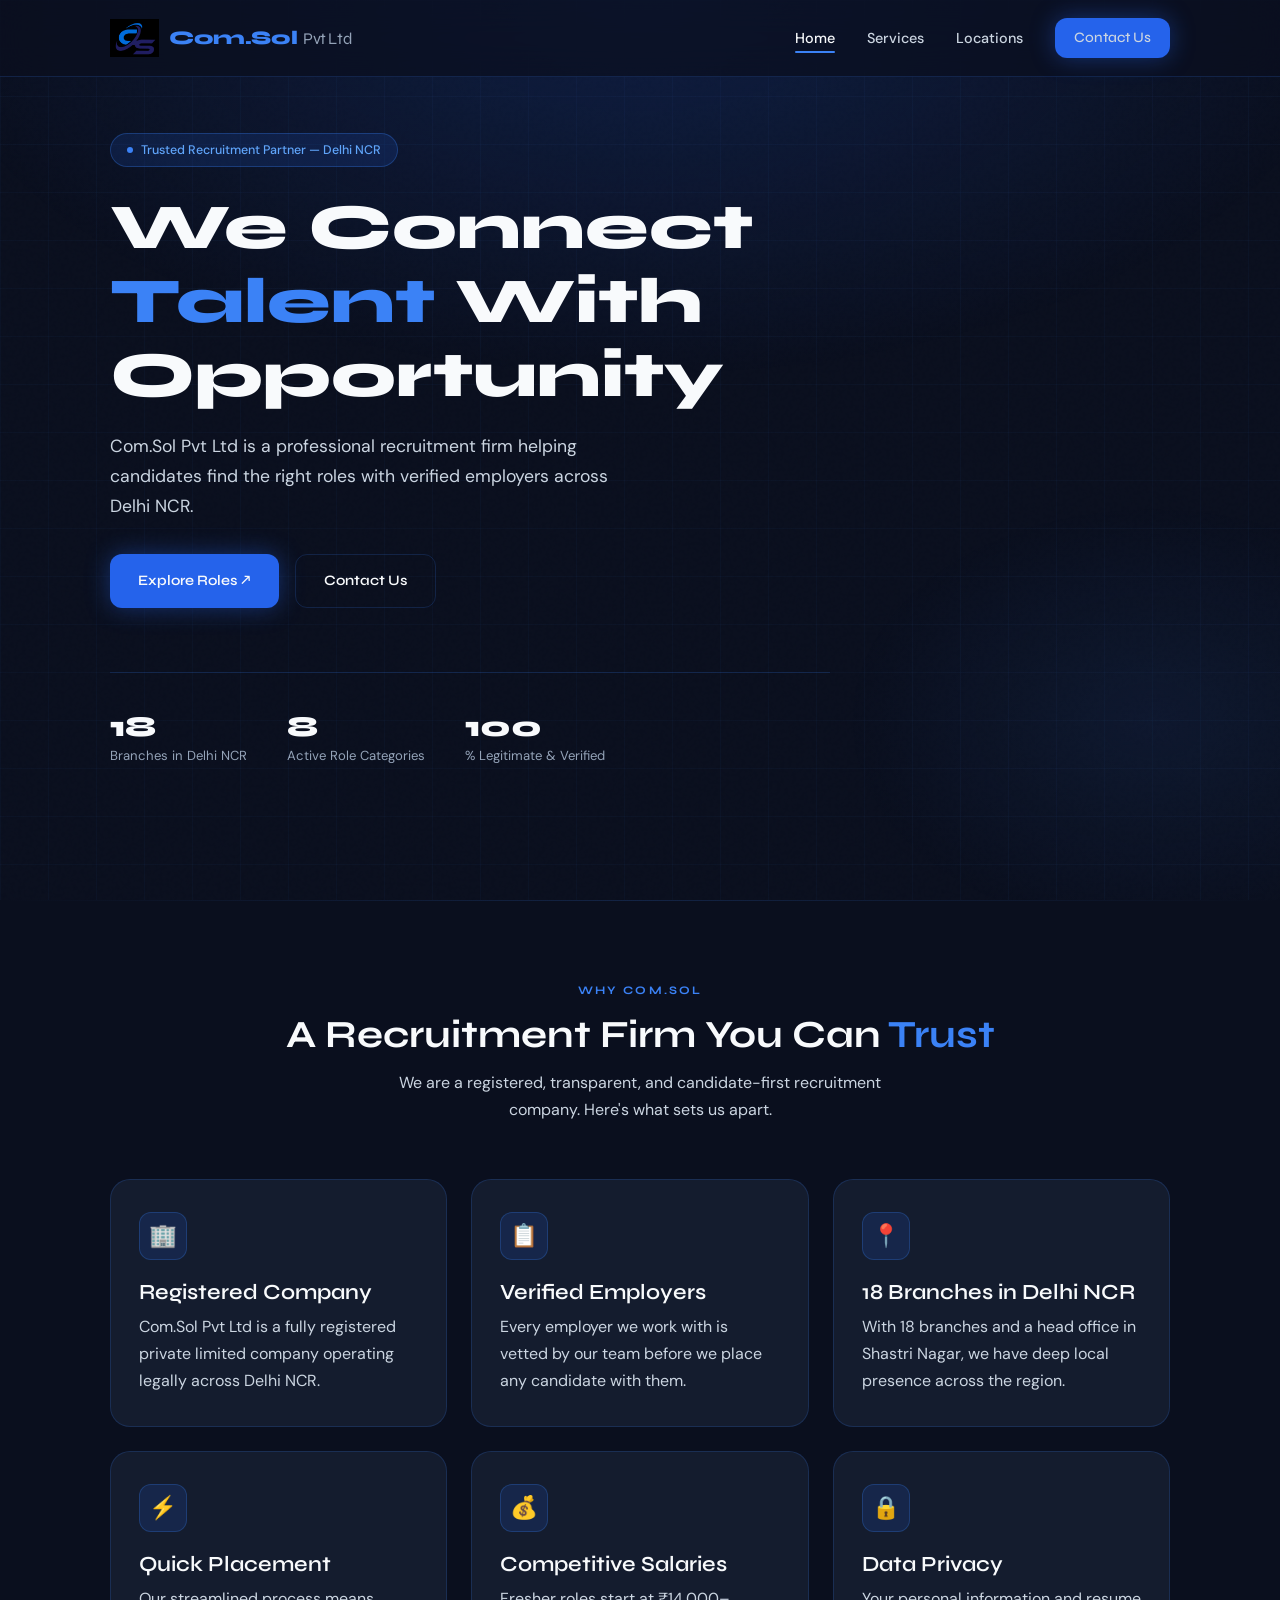
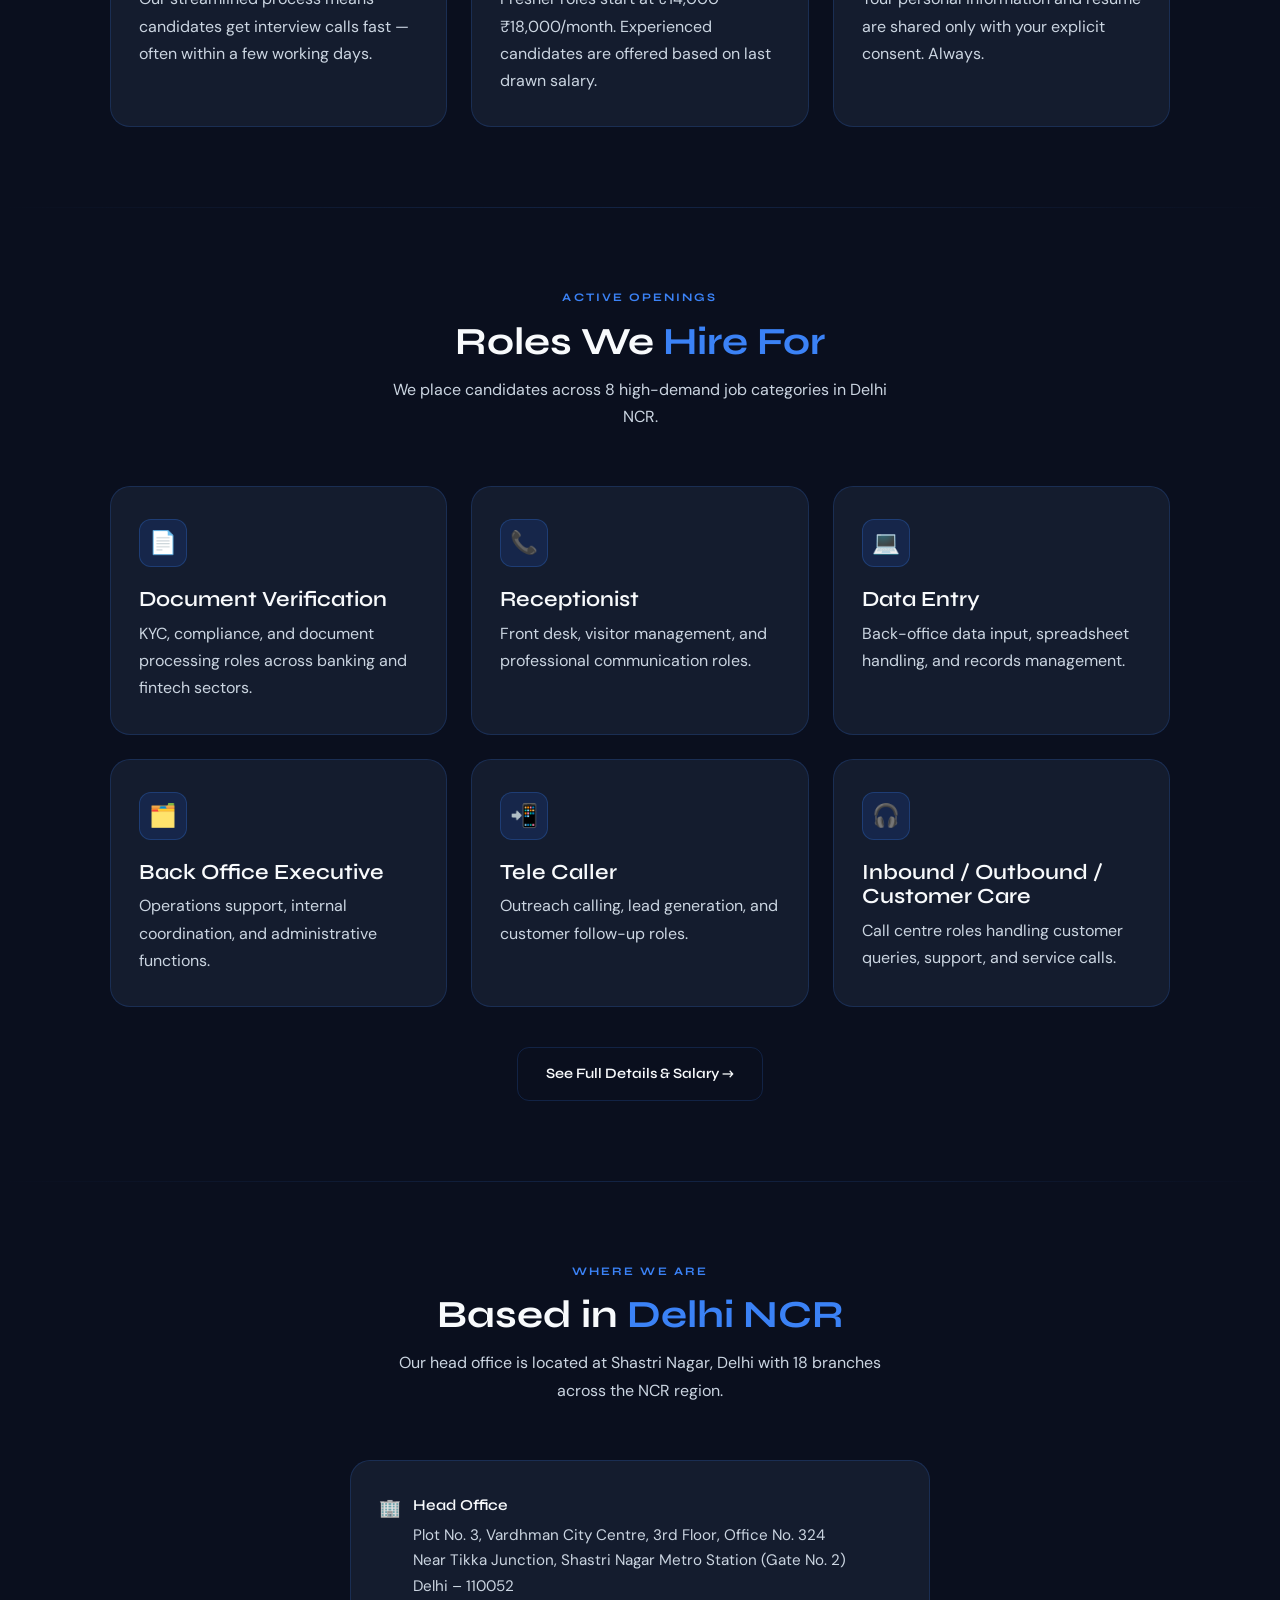
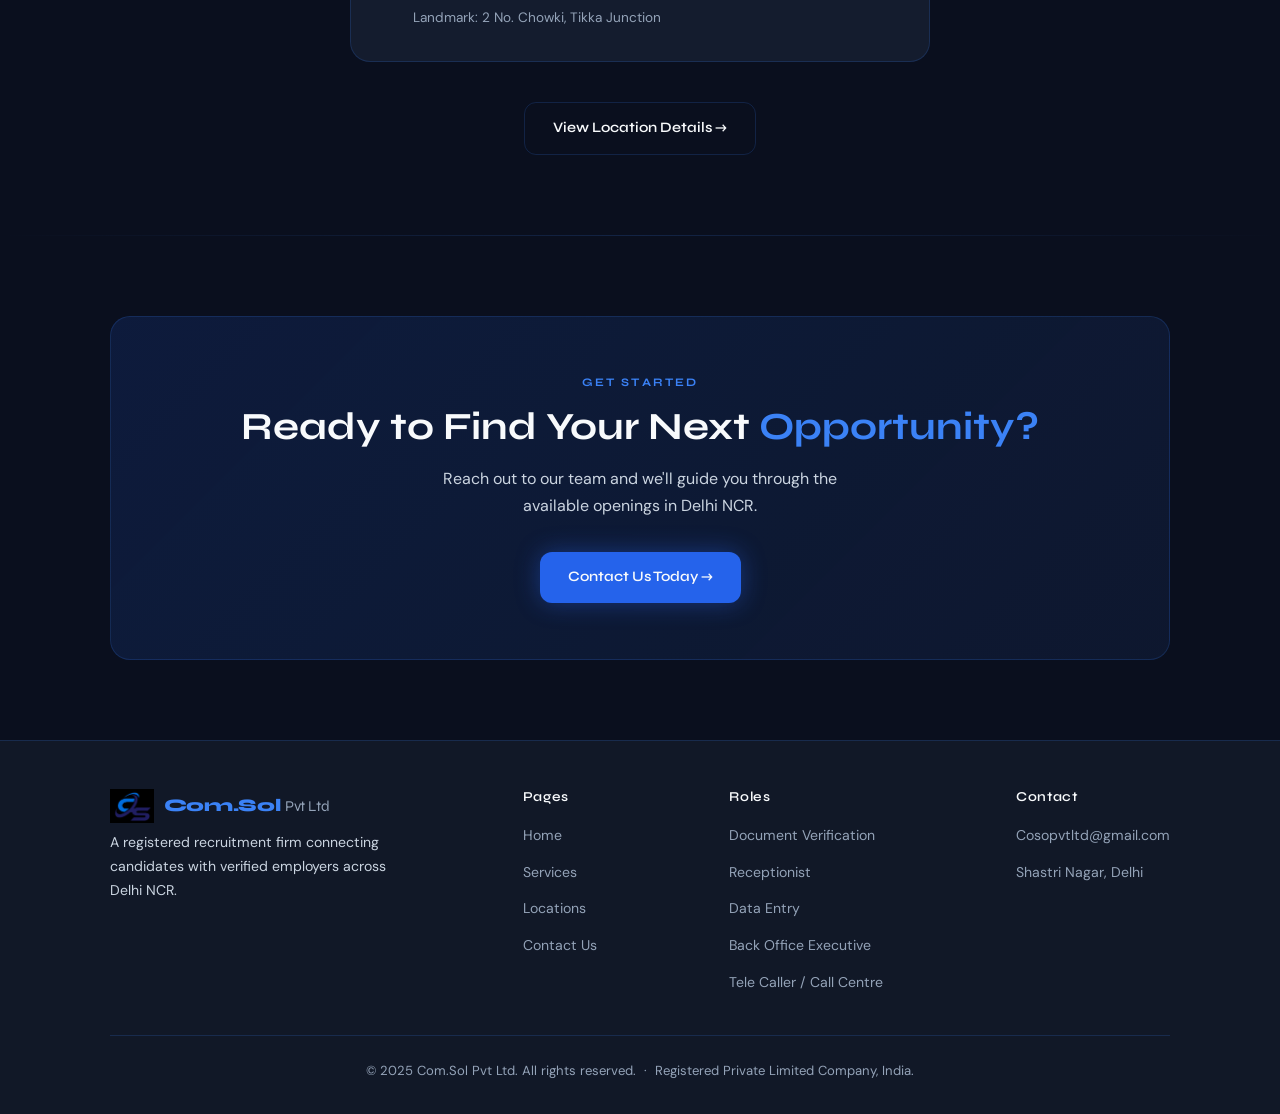
<file: index.html>
<!DOCTYPE html>
<html lang="en">
<head>
  <meta charset="UTF-8" />
  <meta name="viewport" content="width=device-width, initial-scale=1.0" />
  <meta name="description" content="Com.Sol Pvt Ltd — A trusted recruitment partner connecting candidates with opportunities across Delhi NCR." />
  <title>Com.Sol Pvt Ltd | Recruitment Solutions</title>
  <link rel="icon" type="image/x-icon" href="favicon.ico" />
<link rel="stylesheet" href="css/style.css" />
</head>
<body>

  <!-- ── Navbar ─────────────────────────────────────────────── -->
  <header class="navbar">
    <div class="container nav-inner">
      <a href="index.html" class="nav-logo" style="display:flex;align-items:center;gap:0.6rem;"><img src="logo.png" alt="Com.Sol Pvt Ltd" style="height:38px;width:auto;object-fit:contain;"><span>Com<span style="color:var(--blue-bright);">.</span>Sol <span style="font-weight:300;font-size:0.85em;color:var(--grey);">Pvt Ltd</span></span></a>
      <nav class="nav-links">
        <a href="index.html">Home</a>
        <a href="services.html">Services</a>
        <a href="locations/">Locations</a>
        <a href="#" data-contact class="btn btn-primary" style="padding:0.5rem 1.2rem;">Contact Us</a>
      </nav>
      <button class="hamburger" aria-label="Open menu">
        <span></span><span></span><span></span>
      </button>
    </div>
  </header>

  <!-- Mobile drawer -->
  <nav class="nav-drawer">
    <a href="index.html">Home</a>
    <a href="services.html">Services</a>
    <a href="locations/">Locations</a>
    <a href="#" data-contact>Contact Us</a>
  </nav>

  <!-- ── Hero ───────────────────────────────────────────────── -->
  <section class="hero">
    <div class="hero-bg"></div>
    <div class="hero-grid"></div>
    <div class="container">
      <div class="hero-content">
        <div class="hero-badge">
          <span class="dot"></span>
          Trusted Recruitment Partner — Delhi NCR
        </div>
        <h1>We Connect <span class="accent">Talent</span> With Opportunity</h1>
        <p>Com.Sol Pvt Ltd is a professional recruitment firm helping candidates find the right roles with verified employers across Delhi NCR.</p>
        <div class="hero-cta">
          <a href="services.html" class="btn btn-primary">Explore Roles ↗</a>
          <a href="#" data-contact class="btn btn-outline">Contact Us</a>
        </div>

        <div class="stats-bar">
          <div class="stat-item">
            <div class="stat-num" data-count="18">0</div>
            <div class="stat-label">Branches in Delhi NCR</div>
          </div>
          <div class="stat-item">
            <div class="stat-num" data-count="8">0</div>
            <div class="stat-label">Active Role Categories</div>
          </div>
          <div class="stat-item">
            <div class="stat-num" data-count="100">0</div>
            <div class="stat-label">% Legitimate &amp; Verified</div>
          </div>
        </div>
      </div>
    </div>
  </section>

  <div class="divider"></div>

  <!-- ── Why Trust Us ───────────────────────────────────────── -->
  <section>
    <div class="container">
      <div class="section-title reveal">
        <span class="section-label">Why Com.Sol</span>
        <h2>A Recruitment Firm You Can <span class="accent">Trust</span></h2>
        <p>We are a registered, transparent, and candidate-first recruitment company. Here's what sets us apart.</p>
      </div>

      <div class="grid-3 stagger-children">
        <div class="card reveal">
          <div class="card-icon">🏢</div>
          <h3>Registered Company</h3>
          <p>Com.Sol Pvt Ltd is a fully registered private limited company operating legally across Delhi NCR.</p>
        </div>
        <div class="card reveal">
          <div class="card-icon">📋</div>
          <h3>Verified Employers</h3>
          <p>Every employer we work with is vetted by our team before we place any candidate with them.</p>
        </div>
        <div class="card reveal">
          <div class="card-icon">📍</div>
          <h3>18 Branches in Delhi NCR</h3>
          <p>With 18 branches and a head office in Shastri Nagar, we have deep local presence across the region.</p>
        </div>
        <div class="card reveal">
          <div class="card-icon">⚡</div>
          <h3>Quick Placement</h3>
          <p>Our streamlined process means candidates get interview calls fast — often within a few working days.</p>
        </div>
        <div class="card reveal">
          <div class="card-icon">💰</div>
          <h3>Competitive Salaries</h3>
          <p>Fresher roles start at ₹14,000–₹18,000/month. Experienced candidates are offered based on last drawn salary.</p>
        </div>
        <div class="card reveal">
          <div class="card-icon">🔒</div>
          <h3>Data Privacy</h3>
          <p>Your personal information and resume are shared only with your explicit consent. Always.</p>
        </div>
      </div>
    </div>
  </section>

  <div class="divider"></div>

  <!-- ── Roles preview ──────────────────────────────────────── -->
  <section>
    <div class="container">
      <div class="section-title reveal">
        <span class="section-label">Active Openings</span>
        <h2>Roles We <span class="accent">Hire For</span></h2>
        <p>We place candidates across 8 high-demand job categories in Delhi NCR.</p>
      </div>

      <div class="grid-3 stagger-children" style="margin-bottom:2.5rem;">
        <div class="card reveal">
          <div class="card-icon">📄</div>
          <h3>Document Verification</h3>
          <p>KYC, compliance, and document processing roles across banking and fintech sectors.</p>
        </div>
        <div class="card reveal">
          <div class="card-icon">📞</div>
          <h3>Receptionist</h3>
          <p>Front desk, visitor management, and professional communication roles.</p>
        </div>
        <div class="card reveal">
          <div class="card-icon">💻</div>
          <h3>Data Entry</h3>
          <p>Back-office data input, spreadsheet handling, and records management.</p>
        </div>
        <div class="card reveal">
          <div class="card-icon">🗂️</div>
          <h3>Back Office Executive</h3>
          <p>Operations support, internal coordination, and administrative functions.</p>
        </div>
        <div class="card reveal">
          <div class="card-icon">📲</div>
          <h3>Tele Caller</h3>
          <p>Outreach calling, lead generation, and customer follow-up roles.</p>
        </div>
        <div class="card reveal">
          <div class="card-icon">🎧</div>
          <h3>Inbound / Outbound / Customer Care</h3>
          <p>Call centre roles handling customer queries, support, and service calls.</p>
        </div>
      </div>

      <div style="text-align:center;" class="reveal">
        <a href="services.html" class="btn btn-outline">See Full Details &amp; Salary →</a>
      </div>
    </div>
  </section>

  <div class="divider"></div>

  <!-- ── Location preview ───────────────────────────────────── -->
  <section>
    <div class="container">
      <div class="section-title reveal">
        <span class="section-label">Where We Are</span>
        <h2>Based in <span class="accent">Delhi NCR</span></h2>
        <p>Our head office is located at Shastri Nagar, Delhi with 18 branches across the NCR region.</p>
      </div>

      <div class="card reveal" style="max-width:580px;margin:0 auto 2.5rem;">
        <div class="address-line">
          <span>🏢</span>
          <div>
            <div style="font-family:var(--font-head);font-weight:600;color:var(--white);margin-bottom:0.25rem;">Head Office</div>
            <div>Plot No. 3, Vardhman City Centre, 3rd Floor, Office No. 324</div>
            <div>Near Tikka Junction, Shastri Nagar Metro Station (Gate No. 2)</div>
            <div>Delhi – 110052</div>
            <div style="margin-top:0.35rem;font-size:0.85rem;color:var(--grey);">Landmark: 2 No. Chowki, Tikka Junction</div>
          </div>
        </div>
      </div>

      <div style="text-align:center;" class="reveal">
        <a href="locations/" class="btn btn-outline">View Location Details →</a>
      </div>
    </div>
  </section>

  <div class="divider"></div>

  <!-- ── CTA banner ─────────────────────────────────────────── -->
  <section>
    <div class="container">
      <div class="card reveal" style="text-align:center;padding:3.5rem 2rem;background:linear-gradient(135deg,rgba(37,99,235,0.15),rgba(59,130,246,0.08));">
        <span class="section-label" style="display:block;text-align:center;">Get Started</span>
        <h2 style="margin-bottom:1rem;">Ready to Find Your Next <span class="accent">Opportunity?</span></h2>
        <p style="max-width:460px;margin:0 auto 2rem;">Reach out to our team and we'll guide you through the available openings in Delhi NCR.</p>
        <a href="#" data-contact class="btn btn-primary">Contact Us Today →</a>
      </div>
    </div>
  </section>

  <!-- ── Footer ─────────────────────────────────────────────── -->
  <footer>
    <div class="container">
      <div class="footer-inner">
        <div class="footer-brand">
          <div class="nav-logo" style="display:flex;align-items:center;gap:0.6rem;"><img src="logo.png" alt="Com.Sol Pvt Ltd" style="height:34px;width:auto;object-fit:contain;"><span>Com<span style="color:var(--blue-bright);">.</span>Sol <span style="font-weight:300;font-size:0.85em;color:var(--grey);">Pvt Ltd</span></span></div>
          <p>A registered recruitment firm connecting candidates with verified employers across Delhi NCR.</p>
        </div>
        <div class="footer-links">
          <h4>Pages</h4>
          <ul>
            <li><a href="index.html">Home</a></li>
            <li><a href="services.html">Services</a></li>
            <li><a href="locations/">Locations</a></li>
            <li><a href="#" data-contact>Contact Us</a></li>
          </ul>
        </div>
        <div class="footer-links">
          <h4>Roles</h4>
          <ul>
            <li><a href="services.html">Document Verification</a></li>
            <li><a href="services.html">Receptionist</a></li>
            <li><a href="services.html">Data Entry</a></li>
            <li><a href="services.html">Back Office Executive</a></li>
            <li><a href="services.html">Tele Caller / Call Centre</a></li>
          </ul>
        </div>
        <div class="footer-links">
          <h4>Contact</h4>
          <ul>
            <li><a href="#" data-contact>Cosopvtltd@gmail.com</a></li>
            <li><a href="locations/">Shastri Nagar, Delhi</a></li>
          </ul>
        </div>
      </div>
      <div class="footer-bottom">
        © 2025 Com.Sol Pvt Ltd. All rights reserved. &nbsp;·&nbsp; Registered Private Limited Company, India.
      </div>
    </div>
  </footer>

  <script src="js/main.js"></script>
</body>
</html>
</file>
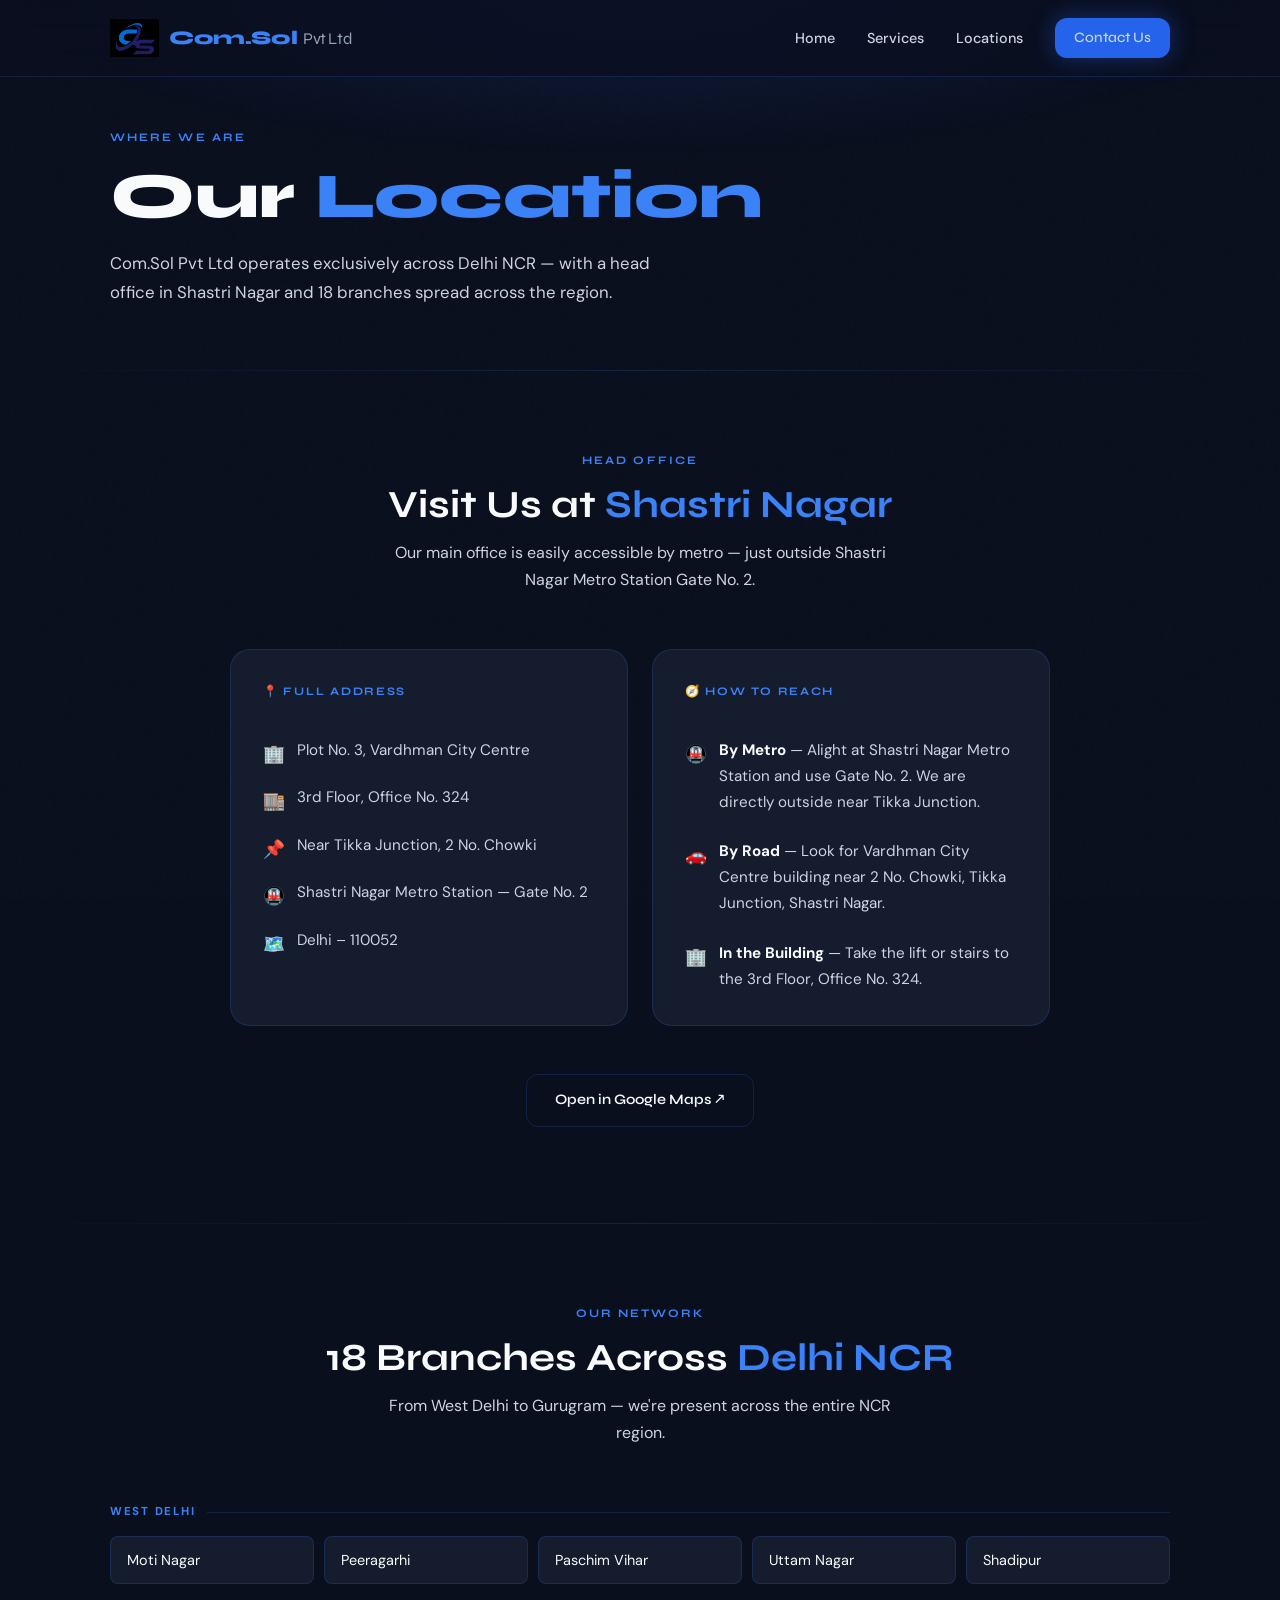
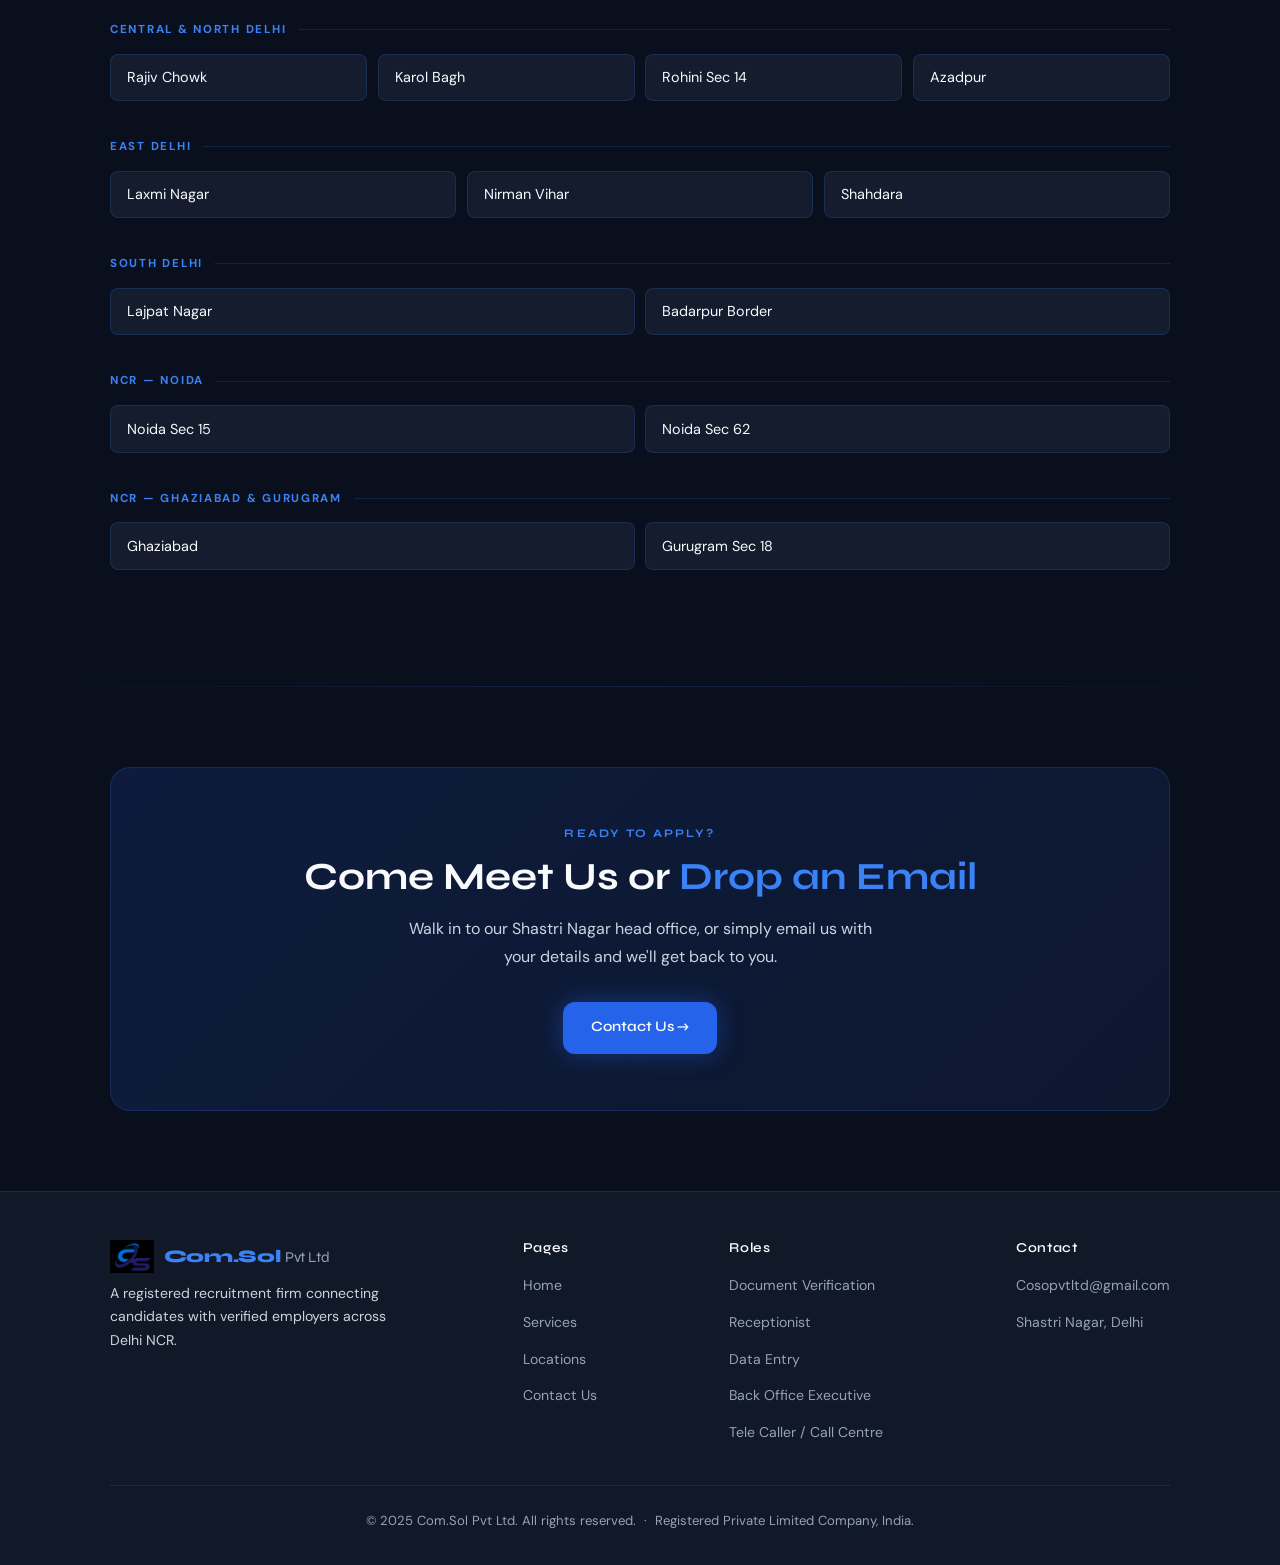
<file: locations/index.html>
<!DOCTYPE html>
<html lang="en">
<head>
  <meta charset="UTF-8" />
  <meta name="viewport" content="width=device-width, initial-scale=1.0" />
  <meta name="description" content="Com.Sol Pvt Ltd — Our head office location and branches across Delhi NCR." />
  <title>Locations | Com.Sol Pvt Ltd</title>
  <link rel="icon" type="image/x-icon" href="../favicon.ico" />
<link rel="stylesheet" href="../css/style.css" />
</head>
<body>

  <!-- ── Navbar ─────────────────────────────────────────────── -->
  <header class="navbar">
    <div class="container nav-inner">
      <a href="../index.html" class="nav-logo" style="display:flex;align-items:center;gap:0.6rem;"><img src="../logo.png" alt="Com.Sol Pvt Ltd" style="height:38px;width:auto;object-fit:contain;"><span>Com<span style="color:var(--blue-bright);">.</span>Sol <span style="font-weight:300;font-size:0.85em;color:var(--grey);">Pvt Ltd</span></span></a>
      <nav class="nav-links">
        <a href="../index.html">Home</a>
        <a href="../services.html">Services</a>
        <a href="../locations/">Locations</a>
        <a href="#" data-contact class="btn btn-primary" style="padding:0.5rem 1.2rem;">Contact Us</a>
      </nav>
      <button class="hamburger" aria-label="Open menu">
        <span></span><span></span><span></span>
      </button>
    </div>
  </header>

  <nav class="nav-drawer">
    <a href="../index.html">Home</a>
    <a href="../services.html">Services</a>
    <a href="../locations/">Locations</a>
    <a href="#" data-contact>Contact Us</a>
  </nav>

  <!-- ── Page Hero ──────────────────────────────────────────── -->
  <section class="page-hero">
    <div class="page-hero-bg"></div>
    <div class="container" style="position:relative;z-index:1;">
      <span class="section-label">Where We Are</span>
      <h1>Our <span class="accent">Location</span></h1>
      <p>Com.Sol Pvt Ltd operates exclusively across Delhi NCR — with a head office in Shastri Nagar and 18 branches spread across the region.</p>
    </div>
  </section>

  <div class="divider"></div>

  <!-- ── Head Office ────────────────────────────────────────── -->
  <section>
    <div class="container">
      <div class="section-title reveal">
        <span class="section-label">Head Office</span>
        <h2>Visit Us at <span class="accent">Shastri Nagar</span></h2>
        <p>Our main office is easily accessible by metro — just outside Shastri Nagar Metro Station Gate No. 2.</p>
      </div>

      <div class="grid-2 stagger-children" style="max-width:820px;margin:0 auto 3rem;">
        <div class="card reveal address-card">
          <div style="font-family:var(--font-head);font-size:0.72rem;font-weight:700;letter-spacing:0.15em;text-transform:uppercase;color:var(--blue-bright);margin-bottom:1.25rem;">📍 Full Address</div>
          <div class="address-line">
            <span>🏢</span>
            <span>Plot No. 3, Vardhman City Centre</span>
          </div>
          <div class="address-line">
            <span>🏬</span>
            <span>3rd Floor, Office No. 324</span>
          </div>
          <div class="address-line">
            <span>📌</span>
            <span>Near Tikka Junction, 2 No. Chowki</span>
          </div>
          <div class="address-line">
            <span>🚇</span>
            <span>Shastri Nagar Metro Station — Gate No. 2</span>
          </div>
          <div class="address-line">
            <span>🗺️</span>
            <span>Delhi – 110052</span>
          </div>
        </div>

        <div class="card reveal address-card">
          <div style="font-family:var(--font-head);font-size:0.72rem;font-weight:700;letter-spacing:0.15em;text-transform:uppercase;color:var(--blue-bright);margin-bottom:1.25rem;">🧭 How to Reach</div>
          <div class="address-line">
            <span>🚇</span>
            <span><strong style="color:var(--white);">By Metro</strong> — Alight at Shastri Nagar Metro Station and use Gate No. 2. We are directly outside near Tikka Junction.</span>
          </div>
          <div class="address-line" style="margin-top:0.5rem;">
            <span>🚗</span>
            <span><strong style="color:var(--white);">By Road</strong> — Look for Vardhman City Centre building near 2 No. Chowki, Tikka Junction, Shastri Nagar.</span>
          </div>
          <div class="address-line" style="margin-top:0.5rem;">
            <span>🏢</span>
            <span><strong style="color:var(--white);">In the Building</strong> — Take the lift or stairs to the 3rd Floor, Office No. 324.</span>
          </div>
        </div>
      </div>

      <div style="text-align:center;margin-bottom:1rem;" class="reveal">
        <a href="https://maps.google.com/?q=Vardhman+City+Centre+Shastri+Nagar+Delhi+110052" target="_blank" rel="noopener" class="btn btn-outline">
          Open in Google Maps ↗
        </a>
      </div>
    </div>
  </section>

  <div class="divider"></div>

  <!-- ── 18 Branches ────────────────────────────────────────── -->
  <!-- ── 18 Branches ────────────────────────────────────────────── -->
<section>
  <div class="container">
    <div class="section-title reveal">
      <span class="section-label">Our Network</span>
      <h2>18 Branches Across <span class="accent">Delhi NCR</span></h2>
      <p>From West Delhi to Gurugram — we're present across the entire NCR region.</p>
    </div>

    <!-- West Delhi -->
    <div class="branch-region reveal">
      <div class="branch-region-label">West Delhi</div>
      <div class="branch-grid">
        <div class="branch-card">Moti Nagar</div>
        <div class="branch-card">Peeragarhi</div>
        <div class="branch-card">Paschim Vihar</div>
        <div class="branch-card">Uttam Nagar</div>
        <div class="branch-card">Shadipur</div>
      </div>
    </div>

    <!-- Central & North Delhi -->
    <div class="branch-region reveal">
      <div class="branch-region-label">Central &amp; North Delhi</div>
      <div class="branch-grid">
        <div class="branch-card">Rajiv Chowk</div>
        <div class="branch-card">Karol Bagh</div>
        <div class="branch-card">Rohini Sec 14</div>
        <div class="branch-card">Azadpur</div>
      </div>
    </div>

    <!-- East Delhi -->
    <div class="branch-region reveal">
      <div class="branch-region-label">East Delhi</div>
      <div class="branch-grid">
        <div class="branch-card">Laxmi Nagar</div>
        <div class="branch-card">Nirman Vihar</div>
        <div class="branch-card">Shahdara</div>
      </div>
    </div>

    <!-- South Delhi -->
    <div class="branch-region reveal">
      <div class="branch-region-label">South Delhi</div>
      <div class="branch-grid">
        <div class="branch-card">Lajpat Nagar</div>
        <div class="branch-card">Badarpur Border</div>
      </div>
    </div>

    <!-- Noida -->
    <div class="branch-region reveal">
      <div class="branch-region-label">NCR — Noida</div>
      <div class="branch-grid">
        <div class="branch-card">Noida Sec 15</div>
        <div class="branch-card">Noida Sec 62</div>
      </div>
    </div>

    <!-- Ghaziabad & Gurugram -->
    <div class="branch-region reveal">
      <div class="branch-region-label">NCR — Ghaziabad &amp; Gurugram</div>
      <div class="branch-grid">
        <div class="branch-card">Ghaziabad</div>
        <div class="branch-card">Gurugram Sec 18</div>
      </div>
    </div>

  </div>
</section>

  <div class="divider"></div>

  <!-- ── CTA ────────────────────────────────────────────────── -->
  <section>
    <div class="container">
      <div class="card reveal" style="text-align:center;padding:3.5rem 2rem;background:linear-gradient(135deg,rgba(37,99,235,0.15),rgba(59,130,246,0.08));">
        <span class="section-label" style="display:block;text-align:center;">Ready to Apply?</span>
        <h2 style="margin-bottom:1rem;">Come Meet Us or <span class="accent">Drop an Email</span></h2>
        <p style="max-width:480px;margin:0 auto 2rem;">Walk in to our Shastri Nagar head office, or simply email us with your details and we'll get back to you.</p>
        <a href="#" data-contact class="btn btn-primary">Contact Us →</a>
      </div>
    </div>
  </section>

  <!-- ── Footer ─────────────────────────────────────────────── -->
  <footer>
    <div class="container">
      <div class="footer-inner">
        <div class="footer-brand">
          <div class="nav-logo" style="display:flex;align-items:center;gap:0.6rem;"><img src="../logo.png" alt="Com.Sol Pvt Ltd" style="height:34px;width:auto;object-fit:contain;"><span>Com<span style="color:var(--blue-bright);">.</span>Sol <span style="font-weight:300;font-size:0.85em;color:var(--grey);">Pvt Ltd</span></span></div>
          <p>A registered recruitment firm connecting candidates with verified employers across Delhi NCR.</p>
        </div>
        <div class="footer-links">
          <h4>Pages</h4>
          <ul>
            <li><a href="../index.html">Home</a></li>
            <li><a href="../services.html">Services</a></li>
            <li><a href="../locations/">Locations</a></li>
            <li><a href="#" data-contact>Contact Us</a></li>
          </ul>
        </div>
        <div class="footer-links">
          <h4>Roles</h4>
          <ul>
            <li><a href="../services.html">Document Verification</a></li>
            <li><a href="../services.html">Receptionist</a></li>
            <li><a href="../services.html">Data Entry</a></li>
            <li><a href="../services.html">Back Office Executive</a></li>
            <li><a href="../services.html">Tele Caller / Call Centre</a></li>
          </ul>
        </div>
        <div class="footer-links">
          <h4>Contact</h4>
          <ul>
            <li><a href="#" data-contact>Cosopvtltd@gmail.com</a></li>
            <li><a href="../locations/">Shastri Nagar, Delhi</a></li>
          </ul>
        </div>
      </div>
      <div class="footer-bottom">
        © 2025 Com.Sol Pvt Ltd. All rights reserved. &nbsp;·&nbsp; Registered Private Limited Company, India.
      </div>
    </div>
  </footer>

  <script src="../js/main.js"></script>
</body>
</html>
</file>
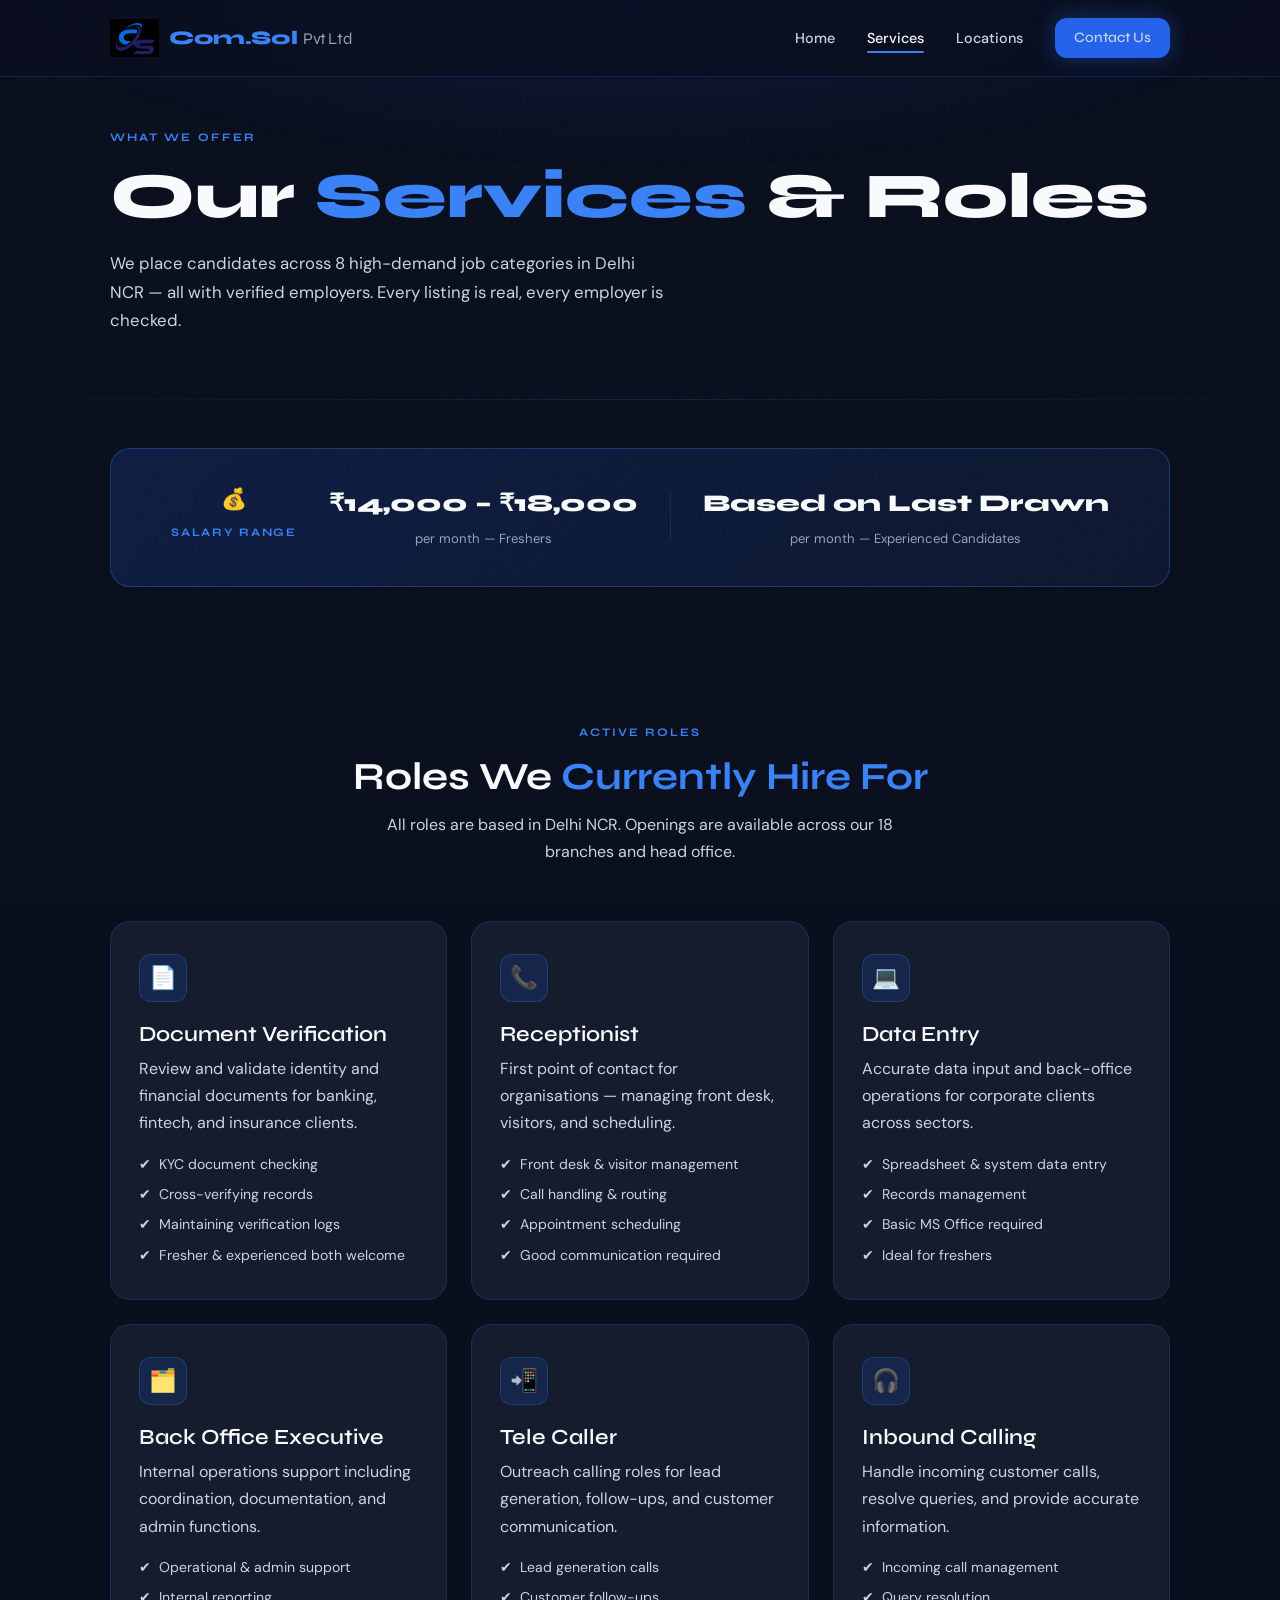
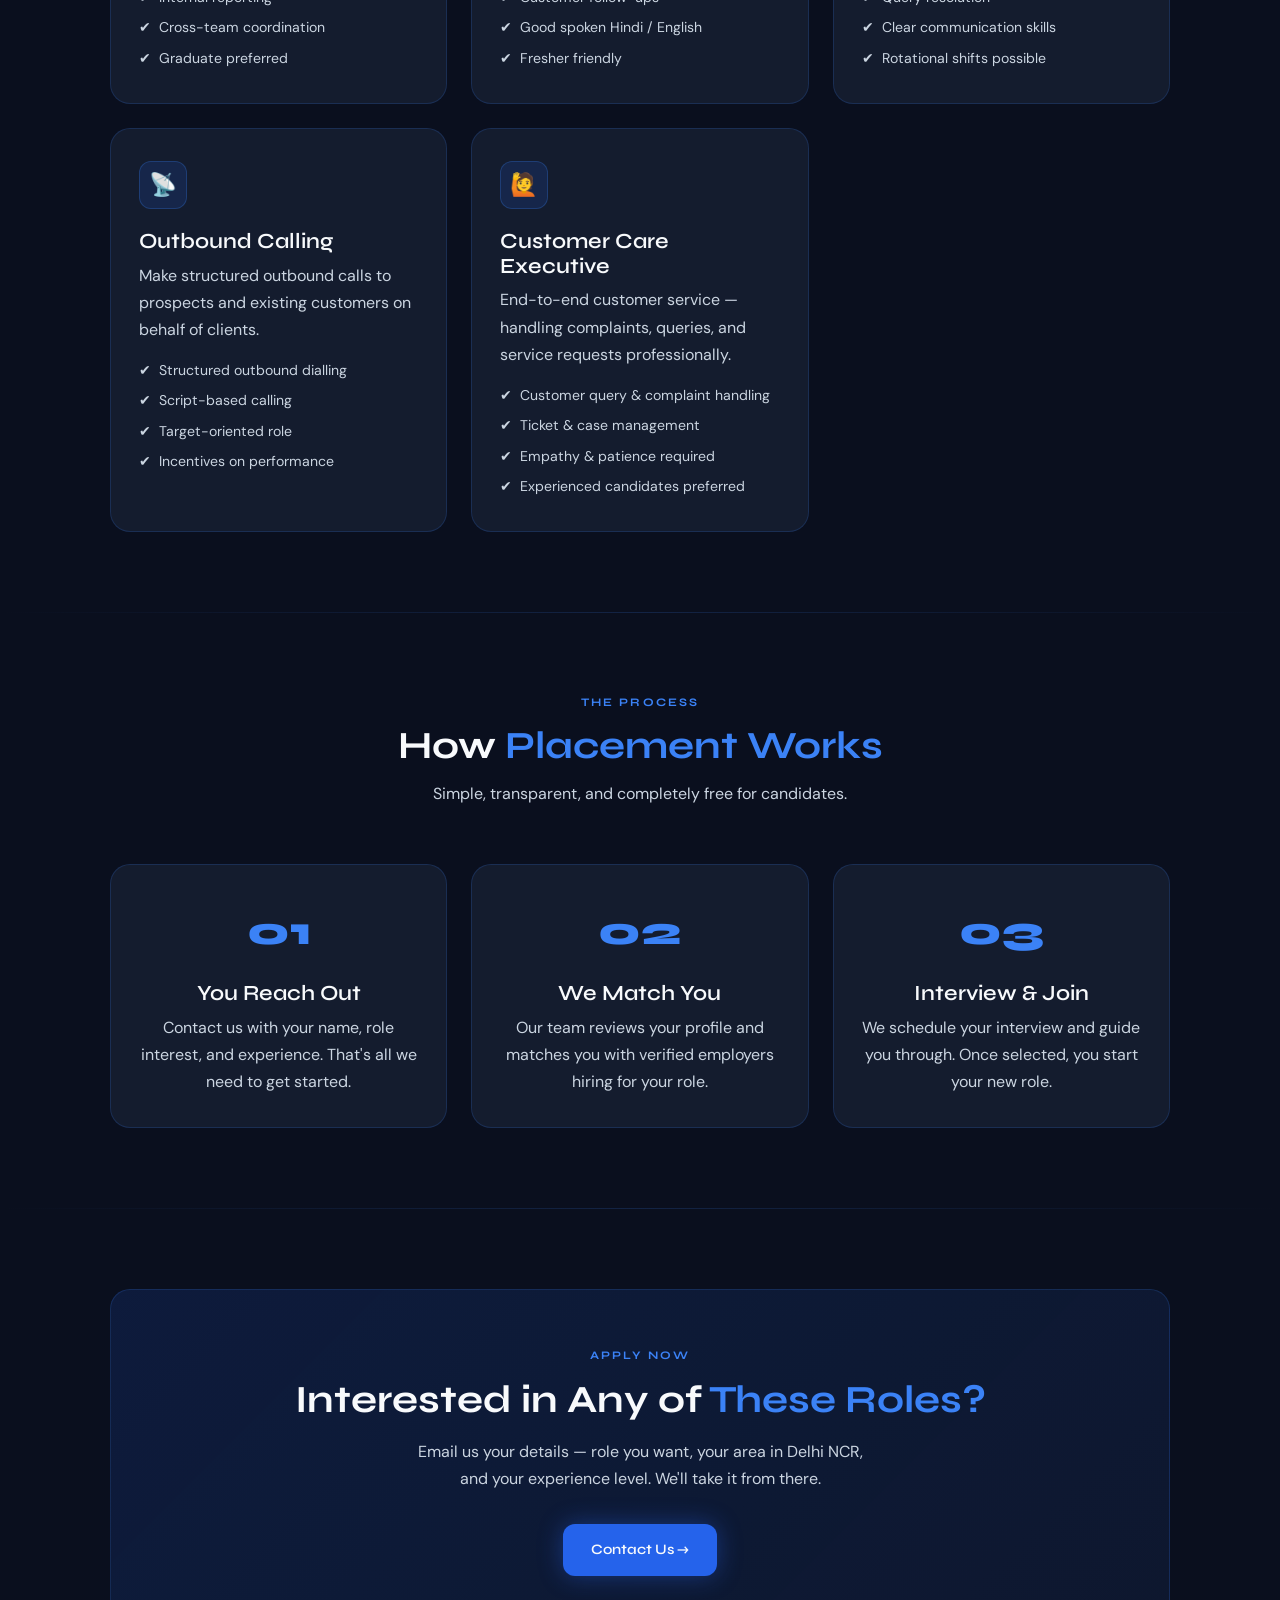
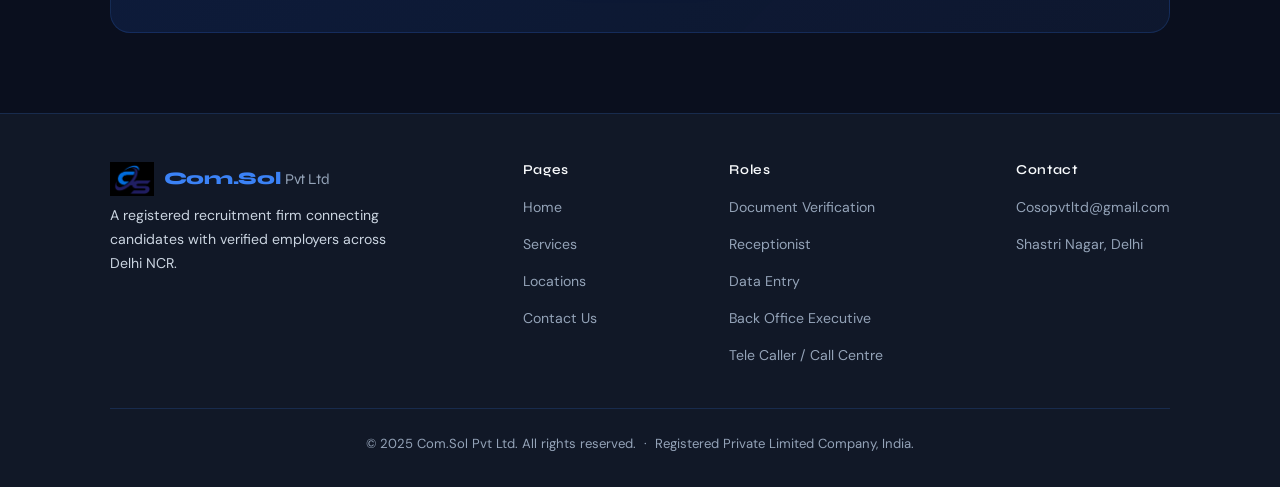
<file: services.html>
<!DOCTYPE html>
<html lang="en">
<head>
  <meta charset="UTF-8" />
  <meta name="viewport" content="width=device-width, initial-scale=1.0" />
  <meta name="description" content="Com.Sol Pvt Ltd — Services and roles we hire for across Delhi NCR." />
  <title>Services | Com.Sol Pvt Ltd</title>
  <link rel="stylesheet" href="css/style.css" />
</head>
<body>

  <!-- ── Navbar ─────────────────────────────────────────────── -->
  <header class="navbar">
    <div class="container nav-inner">
      <a href="index.html" class="nav-logo" style="display:flex;align-items:center;gap:0.6rem;"><img src="logo.png" alt="Com.Sol Pvt Ltd" style="height:38px;width:auto;object-fit:contain;"><span>Com<span style="color:var(--blue-bright);">.</span>Sol <span style="font-weight:300;font-size:0.85em;color:var(--grey);">Pvt Ltd</span></span></a>
      <nav class="nav-links">
        <a href="index.html">Home</a>
        <a href="services.html">Services</a>
        <a href="locations/">Locations</a>
        <a href="#" data-contact class="btn btn-primary" style="padding:0.5rem 1.2rem;">Contact Us</a>
      </nav>
      <button class="hamburger" aria-label="Open menu">
        <span></span><span></span><span></span>
      </button>
    </div>
  </header>

  <nav class="nav-drawer">
    <a href="index.html">Home</a>
    <a href="services.html">Services</a>
    <a href="locations/">Locations</a>
    <a href="#" data-contact>Contact Us</a>
  </nav>

  <!-- ── Page Hero ──────────────────────────────────────────── -->
  <section class="page-hero">
    <div class="page-hero-bg"></div>
    <div class="container" style="position:relative;z-index:1;">
      <span class="section-label">What We Offer</span>
      <h1>Our <span class="accent">Services</span> &amp; Roles</h1>
      <p>We place candidates across 8 high-demand job categories in Delhi NCR — all with verified employers. Every listing is real, every employer is checked.</p>
    </div>
  </section>

  <div class="divider"></div>

  <!-- ── Salary Banner ──────────────────────────────────────── -->
  <section style="padding:3rem 0 0;">
    <div class="container">
      <div class="salary-banner reveal">
        <div style="text-align:center;">
          <div style="font-size:1.3rem;margin-bottom:0.4rem;">💰</div>
          <div style="font-family:var(--font-head);font-size:0.72rem;font-weight:700;letter-spacing:0.15em;text-transform:uppercase;color:var(--blue-bright);margin-bottom:0.75rem;">Salary Range</div>
        </div>
        <div class="salary-item">
          <div class="salary-value">₹14,000 – ₹18,000</div>
          <div class="salary-label">per month — Freshers</div>
        </div>
        <div class="salary-divider"></div>
        <div class="salary-item">
          <div class="salary-value">Based on Last Drawn</div>
          <div class="salary-label">per month — Experienced Candidates</div>
        </div>
      </div>
    </div>
  </section>

  <!-- ── All 8 Roles ────────────────────────────────────────── -->
  <section>
    <div class="container">
      <div class="section-title reveal">
        <span class="section-label">Active Roles</span>
        <h2>Roles We <span class="accent">Currently Hire For</span></h2>
        <p>All roles are based in Delhi NCR. Openings are available across our 18 branches and head office.</p>
      </div>

      <div class="grid-3 stagger-children">

        <div class="card reveal">
          <div class="card-icon">📄</div>
          <h3>Document Verification</h3>
          <p style="margin-bottom:1rem;">Review and validate identity and financial documents for banking, fintech, and insurance clients.</p>
          <ul style="display:flex;flex-direction:column;gap:0.4rem;">
            <li style="color:var(--grey-light);font-size:0.88rem;">✔ &nbsp;KYC document checking</li>
            <li style="color:var(--grey-light);font-size:0.88rem;">✔ &nbsp;Cross-verifying records</li>
            <li style="color:var(--grey-light);font-size:0.88rem;">✔ &nbsp;Maintaining verification logs</li>
            <li style="color:var(--grey-light);font-size:0.88rem;">✔ &nbsp;Fresher &amp; experienced both welcome</li>
          </ul>
        </div>

        <div class="card reveal">
          <div class="card-icon">📞</div>
          <h3>Receptionist</h3>
          <p style="margin-bottom:1rem;">First point of contact for organisations — managing front desk, visitors, and scheduling.</p>
          <ul style="display:flex;flex-direction:column;gap:0.4rem;">
            <li style="color:var(--grey-light);font-size:0.88rem;">✔ &nbsp;Front desk &amp; visitor management</li>
            <li style="color:var(--grey-light);font-size:0.88rem;">✔ &nbsp;Call handling &amp; routing</li>
            <li style="color:var(--grey-light);font-size:0.88rem;">✔ &nbsp;Appointment scheduling</li>
            <li style="color:var(--grey-light);font-size:0.88rem;">✔ &nbsp;Good communication required</li>
          </ul>
        </div>

        <div class="card reveal">
          <div class="card-icon">💻</div>
          <h3>Data Entry</h3>
          <p style="margin-bottom:1rem;">Accurate data input and back-office operations for corporate clients across sectors.</p>
          <ul style="display:flex;flex-direction:column;gap:0.4rem;">
            <li style="color:var(--grey-light);font-size:0.88rem;">✔ &nbsp;Spreadsheet &amp; system data entry</li>
            <li style="color:var(--grey-light);font-size:0.88rem;">✔ &nbsp;Records management</li>
            <li style="color:var(--grey-light);font-size:0.88rem;">✔ &nbsp;Basic MS Office required</li>
            <li style="color:var(--grey-light);font-size:0.88rem;">✔ &nbsp;Ideal for freshers</li>
          </ul>
        </div>

        <div class="card reveal">
          <div class="card-icon">🗂️</div>
          <h3>Back Office Executive</h3>
          <p style="margin-bottom:1rem;">Internal operations support including coordination, documentation, and admin functions.</p>
          <ul style="display:flex;flex-direction:column;gap:0.4rem;">
            <li style="color:var(--grey-light);font-size:0.88rem;">✔ &nbsp;Operational &amp; admin support</li>
            <li style="color:var(--grey-light);font-size:0.88rem;">✔ &nbsp;Internal reporting</li>
            <li style="color:var(--grey-light);font-size:0.88rem;">✔ &nbsp;Cross-team coordination</li>
            <li style="color:var(--grey-light);font-size:0.88rem;">✔ &nbsp;Graduate preferred</li>
          </ul>
        </div>

        <div class="card reveal">
          <div class="card-icon">📲</div>
          <h3>Tele Caller</h3>
          <p style="margin-bottom:1rem;">Outreach calling roles for lead generation, follow-ups, and customer communication.</p>
          <ul style="display:flex;flex-direction:column;gap:0.4rem;">
            <li style="color:var(--grey-light);font-size:0.88rem;">✔ &nbsp;Lead generation calls</li>
            <li style="color:var(--grey-light);font-size:0.88rem;">✔ &nbsp;Customer follow-ups</li>
            <li style="color:var(--grey-light);font-size:0.88rem;">✔ &nbsp;Good spoken Hindi / English</li>
            <li style="color:var(--grey-light);font-size:0.88rem;">✔ &nbsp;Fresher friendly</li>
          </ul>
        </div>

        <div class="card reveal">
          <div class="card-icon">🎧</div>
          <h3>Inbound Calling</h3>
          <p style="margin-bottom:1rem;">Handle incoming customer calls, resolve queries, and provide accurate information.</p>
          <ul style="display:flex;flex-direction:column;gap:0.4rem;">
            <li style="color:var(--grey-light);font-size:0.88rem;">✔ &nbsp;Incoming call management</li>
            <li style="color:var(--grey-light);font-size:0.88rem;">✔ &nbsp;Query resolution</li>
            <li style="color:var(--grey-light);font-size:0.88rem;">✔ &nbsp;Clear communication skills</li>
            <li style="color:var(--grey-light);font-size:0.88rem;">✔ &nbsp;Rotational shifts possible</li>
          </ul>
        </div>

        <div class="card reveal">
          <div class="card-icon">📡</div>
          <h3>Outbound Calling</h3>
          <p style="margin-bottom:1rem;">Make structured outbound calls to prospects and existing customers on behalf of clients.</p>
          <ul style="display:flex;flex-direction:column;gap:0.4rem;">
            <li style="color:var(--grey-light);font-size:0.88rem;">✔ &nbsp;Structured outbound dialling</li>
            <li style="color:var(--grey-light);font-size:0.88rem;">✔ &nbsp;Script-based calling</li>
            <li style="color:var(--grey-light);font-size:0.88rem;">✔ &nbsp;Target-oriented role</li>
            <li style="color:var(--grey-light);font-size:0.88rem;">✔ &nbsp;Incentives on performance</li>
          </ul>
        </div>

        <div class="card reveal">
          <div class="card-icon">🙋</div>
          <h3>Customer Care Executive</h3>
          <p style="margin-bottom:1rem;">End-to-end customer service — handling complaints, queries, and service requests professionally.</p>
          <ul style="display:flex;flex-direction:column;gap:0.4rem;">
            <li style="color:var(--grey-light);font-size:0.88rem;">✔ &nbsp;Customer query &amp; complaint handling</li>
            <li style="color:var(--grey-light);font-size:0.88rem;">✔ &nbsp;Ticket &amp; case management</li>
            <li style="color:var(--grey-light);font-size:0.88rem;">✔ &nbsp;Empathy &amp; patience required</li>
            <li style="color:var(--grey-light);font-size:0.88rem;">✔ &nbsp;Experienced candidates preferred</li>
          </ul>
        </div>

      </div>
    </div>
  </section>

  <div class="divider"></div>

  <!-- ── How it works ───────────────────────────────────────── -->
  <section>
    <div class="container">
      <div class="section-title reveal">
        <span class="section-label">The Process</span>
        <h2>How <span class="accent">Placement Works</span></h2>
        <p>Simple, transparent, and completely free for candidates.</p>
      </div>

      <div class="grid-3 stagger-children">
        <div class="card reveal" style="text-align:center;">
          <div style="font-family:var(--font-head);font-size:2.5rem;font-weight:800;color:var(--blue-bright);margin-bottom:1rem;">01</div>
          <h3>You Reach Out</h3>
          <p>Contact us with your name, role interest, and experience. That's all we need to get started.</p>
        </div>
        <div class="card reveal" style="text-align:center;">
          <div style="font-family:var(--font-head);font-size:2.5rem;font-weight:800;color:var(--blue-bright);margin-bottom:1rem;">02</div>
          <h3>We Match You</h3>
          <p>Our team reviews your profile and matches you with verified employers hiring for your role.</p>
        </div>
        <div class="card reveal" style="text-align:center;">
          <div style="font-family:var(--font-head);font-size:2.5rem;font-weight:800;color:var(--blue-bright);margin-bottom:1rem;">03</div>
          <h3>Interview &amp; Join</h3>
          <p>We schedule your interview and guide you through. Once selected, you start your new role.</p>
        </div>
      </div>
    </div>
  </section>

  <div class="divider"></div>

  <!-- ── CTA ────────────────────────────────────────────────── -->
  <section>
    <div class="container">
      <div class="card reveal" style="text-align:center;padding:3.5rem 2rem;background:linear-gradient(135deg,rgba(37,99,235,0.15),rgba(59,130,246,0.08));">
        <span class="section-label" style="display:block;text-align:center;">Apply Now</span>
        <h2 style="margin-bottom:1rem;">Interested in Any of <span class="accent">These Roles?</span></h2>
        <p style="max-width:460px;margin:0 auto 2rem;">Email us your details — role you want, your area in Delhi NCR, and your experience level. We'll take it from there.</p>
        <a href="#" data-contact class="btn btn-primary">Contact Us →</a>
      </div>
    </div>
  </section>

  <!-- ── Footer ─────────────────────────────────────────────── -->
  <footer>
    <div class="container">
      <div class="footer-inner">
        <div class="footer-brand">
          <div class="nav-logo" style="display:flex;align-items:center;gap:0.6rem;"><img src="logo.png" alt="Com.Sol Pvt Ltd" style="height:34px;width:auto;object-fit:contain;"><span>Com<span style="color:var(--blue-bright);">.</span>Sol <span style="font-weight:300;font-size:0.85em;color:var(--grey);">Pvt Ltd</span></span></div>
          <p>A registered recruitment firm connecting candidates with verified employers across Delhi NCR.</p>
        </div>
        <div class="footer-links">
          <h4>Pages</h4>
          <ul>
            <li><a href="index.html">Home</a></li>
            <li><a href="services.html">Services</a></li>
            <li><a href="locations/">Locations</a></li>
            <li><a href="#" data-contact>Contact Us</a></li>
          </ul>
        </div>
        <div class="footer-links">
          <h4>Roles</h4>
          <ul>
            <li><a href="services.html">Document Verification</a></li>
            <li><a href="services.html">Receptionist</a></li>
            <li><a href="services.html">Data Entry</a></li>
            <li><a href="services.html">Back Office Executive</a></li>
            <li><a href="services.html">Tele Caller / Call Centre</a></li>
          </ul>
        </div>
        <div class="footer-links">
          <h4>Contact</h4>
          <ul>
            <li><a href="#" data-contact>Cosopvtltd@gmail.com</a></li>
            <li><a href="locations/">Shastri Nagar, Delhi</a></li>
          </ul>
        </div>
      </div>
      <div class="footer-bottom">
        © 2025 Com.Sol Pvt Ltd. All rights reserved. &nbsp;·&nbsp; Registered Private Limited Company, India.
      </div>
    </div>
  </footer>

  <script src="js/main.js"></script>
</body>
</html>
</file>
<file: css/style.css>
/* ============================================================
   Com.Sol Pvt Ltd — Main Stylesheet
   Mobile-first, Navy + Electric Blue theme
   ============================================================ */

@import url('https://fonts.googleapis.com/css2?family=Syne:wght@400;600;700;800&family=DM+Sans:wght@300;400;500&display=swap');

/* ── Variables ─────────────────────────────────────────────── */
:root {
  --navy:        #0a0f1e;
  --navy-2:      #111827;
  --navy-3:      #1a2236;
  --blue:        #2563eb;
  --blue-bright: #3b82f6;
  --blue-glow:   #60a5fa;
  --white:       #f8fafc;
  --grey:        #94a3b8;
  --grey-light:  #cbd5e1;
  --card-bg:     #141c2e;
  --border:      rgba(59,130,246,0.18);

  --font-head: 'Syne', sans-serif;
  --font-body: 'DM Sans', sans-serif;

  --radius:    12px;
  --radius-lg: 20px;
  --shadow:    0 4px 32px rgba(37,99,235,0.12);
  --transition: 0.3s cubic-bezier(0.4,0,0.2,1);
}

/* ── Reset ─────────────────────────────────────────────────── */
*, *::before, *::after { box-sizing: border-box; margin: 0; padding: 0; }
html { scroll-behavior: smooth; font-size: 16px; }
body {
  background: var(--navy);
  color: var(--white);
  font-family: var(--font-body);
  font-weight: 400;
  line-height: 1.7;
  overflow-x: hidden;
}
img { max-width: 100%; display: block; }
a { color: inherit; text-decoration: none; }
ul { list-style: none; }

/* ── Noise texture overlay ─────────────────────────────────── */
body::before {
  content: '';
  position: fixed;
  inset: 0;
  background-image: url("data:image/svg+xml,%3Csvg viewBox='0 0 256 256' xmlns='http://www.w3.org/2000/svg'%3E%3Cfilter id='n'%3E%3CfeTurbulence type='fractalNoise' baseFrequency='0.9' numOctaves='4' stitchTiles='stitch'/%3E%3C/filter%3E%3Crect width='100%25' height='100%25' filter='url(%23n)' opacity='0.035'/%3E%3C/svg%3E");
  pointer-events: none;
  z-index: 0;
  opacity: 0.4;
}

/* ── Typography ────────────────────────────────────────────── */
h1, h2, h3, h4 {
  font-family: var(--font-head);
  line-height: 1.15;
  font-weight: 700;
}
h1 { font-size: clamp(2.2rem, 7vw, 4rem); font-weight: 800; }
h2 { font-size: clamp(1.6rem, 4vw, 2.4rem); }
h3 { font-size: clamp(1.1rem, 2.5vw, 1.35rem); font-weight: 600; }
p  { color: var(--grey-light); font-size: 1rem; }

.accent { color: var(--blue-bright); }
.section-label {
  font-family: var(--font-head);
  font-size: 0.72rem;
  font-weight: 700;
  letter-spacing: 0.18em;
  text-transform: uppercase;
  color: var(--blue-bright);
  margin-bottom: 0.75rem;
  display: block;
}

/* ── Layout helpers ────────────────────────────────────────── */
.container {
  width: 100%;
  max-width: 1100px;
  margin-inline: auto;
  padding-inline: 1.25rem;
}
section { padding: 5rem 0; position: relative; z-index: 1; }

/* ── Scroll animation base ─────────────────────────────────── */
.reveal {
  opacity: 0;
  transform: translateY(32px);
  transition: opacity 0.65s ease, transform 0.65s ease;
}
.reveal.visible {
  opacity: 1;
  transform: translateY(0);
}
.reveal-delay-1 { transition-delay: 0.1s; }
.reveal-delay-2 { transition-delay: 0.2s; }
.reveal-delay-3 { transition-delay: 0.3s; }
.reveal-delay-4 { transition-delay: 0.4s; }

/* ── Navbar ─────────────────────────────────────────────────── */
.navbar {
  position: fixed;
  top: 0; left: 0; right: 0;
  z-index: 100;
  padding: 1.1rem 0;
  background: rgba(10,15,30,0.7);
  backdrop-filter: blur(18px);
  -webkit-backdrop-filter: blur(18px);
  border-bottom: 1px solid var(--border);
  transition: background var(--transition);
}
.navbar.scrolled {
  background: rgba(10,15,30,0.95);
}
.nav-inner {
  display: flex;
  align-items: center;
  justify-content: space-between;
}
.nav-logo {
  font-family: var(--font-head);
  font-weight: 800;
  font-size: 1.2rem;
  color: var(--white);
  letter-spacing: -0.02em;
}
.nav-logo span { color: var(--blue-bright); }
.nav-links {
  display: flex;
  gap: 2rem;
  align-items: center;
}
.nav-links a {
  font-size: 0.9rem;
  font-weight: 500;
  color: var(--grey-light);
  transition: color var(--transition);
  position: relative;
}
.nav-links a::after {
  content: '';
  position: absolute;
  bottom: -3px; left: 0;
  width: 0; height: 2px;
  background: var(--blue-bright);
  border-radius: 2px;
  transition: width var(--transition);
}
.nav-links a:hover,
.nav-links a.active { color: var(--white); }
.nav-links a:hover::after,
.nav-links a.active::after { width: 100%; }

/* Hamburger */
.hamburger {
  display: none;
  flex-direction: column;
  gap: 5px;
  cursor: pointer;
  padding: 4px;
  background: none;
  border: none;
}
.hamburger span {
  display: block;
  width: 24px; height: 2px;
  background: var(--white);
  border-radius: 2px;
  transition: var(--transition);
}
.hamburger.open span:nth-child(1) { transform: translateY(7px) rotate(45deg); }
.hamburger.open span:nth-child(2) { opacity: 0; }
.hamburger.open span:nth-child(3) { transform: translateY(-7px) rotate(-45deg); }

/* Mobile nav drawer */
.nav-drawer {
  display: none;
  position: fixed;
  top: 0; left: 0; right: 0; bottom: 0;
  background: var(--navy-2);
  z-index: 99;
  flex-direction: column;
  align-items: center;
  justify-content: center;
  gap: 2.5rem;
}
.nav-drawer.open { display: flex; }
.nav-drawer a {
  font-family: var(--font-head);
  font-size: 2rem;
  font-weight: 700;
  color: var(--white);
  transition: color var(--transition);
}
.nav-drawer a:hover { color: var(--blue-bright); }

/* ── Hero ───────────────────────────────────────────────────── */
.hero {
  min-height: 100svh;
  display: flex;
  align-items: center;
  padding-top: 5rem;
  position: relative;
  overflow: hidden;
}
.hero-bg {
  position: absolute;
  inset: 0;
  background: radial-gradient(ellipse 80% 60% at 50% 0%, rgba(37,99,235,0.18) 0%, transparent 70%),
              radial-gradient(ellipse 40% 40% at 90% 80%, rgba(59,130,246,0.08) 0%, transparent 60%);
}
.hero-grid {
  position: absolute;
  inset: 0;
  background-image:
    linear-gradient(rgba(59,130,246,0.04) 1px, transparent 1px),
    linear-gradient(90deg, rgba(59,130,246,0.04) 1px, transparent 1px);
  background-size: 48px 48px;
}
.hero-content {
  position: relative;
  z-index: 1;
  max-width: 720px;
}
.hero-badge {
  display: inline-flex;
  align-items: center;
  gap: 0.5rem;
  background: rgba(37,99,235,0.15);
  border: 1px solid rgba(59,130,246,0.3);
  border-radius: 100px;
  padding: 0.35rem 1rem;
  font-size: 0.78rem;
  font-weight: 500;
  color: var(--blue-glow);
  margin-bottom: 1.5rem;
  animation: fadeDown 0.6s ease both;
}
.hero-badge .dot {
  width: 6px; height: 6px;
  border-radius: 50%;
  background: var(--blue-bright);
  animation: pulse 2s ease infinite;
}
.hero h1 {
  animation: fadeUp 0.7s ease 0.15s both;
  margin-bottom: 1.25rem;
}
.hero p {
  font-size: 1.1rem;
  max-width: 540px;
  animation: fadeUp 0.7s ease 0.3s both;
  margin-bottom: 2rem;
}
.hero-cta {
  display: flex;
  gap: 1rem;
  flex-wrap: wrap;
  animation: fadeUp 0.7s ease 0.45s both;
}
.btn {
  display: inline-flex;
  align-items: center;
  gap: 0.5rem;
  padding: 0.85rem 1.75rem;
  border-radius: var(--radius);
  font-family: var(--font-head);
  font-size: 0.9rem;
  font-weight: 600;
  cursor: pointer;
  transition: var(--transition);
  border: none;
}
.btn-primary {
  background: var(--blue);
  color: var(--white);
  box-shadow: 0 0 24px rgba(37,99,235,0.4);
}
.btn-primary:hover {
  background: var(--blue-bright);
  box-shadow: 0 0 36px rgba(59,130,246,0.5);
  transform: translateY(-2px);
}
.btn-outline {
  background: transparent;
  color: var(--white);
  border: 1.5px solid var(--border);
}
.btn-outline:hover {
  border-color: var(--blue-bright);
  color: var(--blue-bright);
  transform: translateY(-2px);
}

/* Stats bar */
.stats-bar {
  display: flex;
  gap: 2.5rem;
  flex-wrap: wrap;
  margin-top: 4rem;
  padding-top: 2.5rem;
  border-top: 1px solid var(--border);
  animation: fadeUp 0.7s ease 0.6s both;
}
.stat-num {
  font-family: var(--font-head);
  font-size: 1.8rem;
  font-weight: 800;
  color: var(--white);
  line-height: 1;
}
.stat-label {
  font-size: 0.82rem;
  color: var(--grey);
  margin-top: 0.2rem;
}

/* ── Section titles ─────────────────────────────────────────── */
.section-title {
  text-align: center;
  margin-bottom: 3.5rem;
}
.section-title h2 { margin-bottom: 0.75rem; }
.section-title p  { max-width: 520px; margin-inline: auto; }

/* ── Cards ──────────────────────────────────────────────────── */
.card {
  background: var(--card-bg);
  border: 1px solid var(--border);
  border-radius: var(--radius-lg);
  padding: 2rem 1.75rem;
  transition: var(--transition);
  position: relative;
  overflow: hidden;
}
.card::before {
  content: '';
  position: absolute;
  top: 0; left: 0; right: 0;
  height: 3px;
  background: linear-gradient(90deg, var(--blue), var(--blue-glow));
  opacity: 0;
  transition: opacity var(--transition);
}
.card:hover {
  border-color: rgba(59,130,246,0.4);
  transform: translateY(-4px);
  box-shadow: var(--shadow);
}
.card:hover::before { opacity: 1; }

.card-icon {
  width: 48px; height: 48px;
  border-radius: var(--radius);
  background: rgba(37,99,235,0.15);
  border: 1px solid rgba(59,130,246,0.25);
  display: flex;
  align-items: center;
  justify-content: center;
  margin-bottom: 1.25rem;
  font-size: 1.4rem;
}
.card h3 { margin-bottom: 0.5rem; }

/* ── Grid layouts ───────────────────────────────────────────── */
.grid-3 {
  display: grid;
  grid-template-columns: 1fr;
  gap: 1.5rem;
}
.grid-2 {
  display: grid;
  grid-template-columns: 1fr;
  gap: 1.5rem;
}

/* ── Divider ────────────────────────────────────────────────── */
.divider {
  height: 1px;
  background: linear-gradient(90deg, transparent, var(--border), transparent);
  margin: 0;
}

/* ── Footer ─────────────────────────────────────────────────── */
footer {
  background: var(--navy-2);
  border-top: 1px solid var(--border);
  padding: 3rem 0 2rem;
  position: relative;
  z-index: 1;
}
.footer-inner {
  display: flex;
  flex-direction: column;
  gap: 2rem;
}
.footer-brand .nav-logo { font-size: 1.1rem; margin-bottom: 0.5rem; }
.footer-brand p { font-size: 0.88rem; max-width: 280px; }
.footer-links h4 {
  font-family: var(--font-head);
  font-size: 0.85rem;
  font-weight: 600;
  color: var(--white);
  margin-bottom: 1rem;
  letter-spacing: 0.05em;
}
.footer-links ul { display: flex; flex-direction: column; gap: 0.6rem; }
.footer-links a {
  font-size: 0.88rem;
  color: var(--grey);
  transition: color var(--transition);
}
.footer-links a:hover { color: var(--blue-bright); }
.footer-bottom {
  margin-top: 2.5rem;
  padding-top: 1.5rem;
  border-top: 1px solid var(--border);
  font-size: 0.82rem;
  color: var(--grey);
  text-align: center;
}

/* ── Page hero (inner pages) ────────────────────────────────── */
.page-hero {
  padding: 8rem 0 4rem;
  position: relative;
  overflow: hidden;
}
.page-hero-bg {
  position: absolute;
  inset: 0;
  background: radial-gradient(ellipse 70% 60% at 50% 0%, rgba(37,99,235,0.14) 0%, transparent 70%);
}
.page-hero h1 { margin-bottom: 1rem; }
.page-hero p  { max-width: 560px; font-size: 1.05rem; }

/* ── Animations ─────────────────────────────────────────────── */
@keyframes fadeUp   { from { opacity:0; transform:translateY(24px); } to { opacity:1; transform:none; } }
@keyframes fadeDown { from { opacity:0; transform:translateY(-12px);} to { opacity:1; transform:none; } }
@keyframes pulse {
  0%,100% { box-shadow: 0 0 0 0 rgba(59,130,246,0.6); }
  50%      { box-shadow: 0 0 0 5px rgba(59,130,246,0); }
}

/* ── Responsive ─────────────────────────────────────────────── */
@media (min-width: 640px) {
  .grid-3 { grid-template-columns: repeat(2, 1fr); }
  .grid-2 { grid-template-columns: repeat(2, 1fr); }
  .footer-inner { flex-direction: row; justify-content: space-between; }
}
@media (min-width: 900px) {
  .grid-3 { grid-template-columns: repeat(3, 1fr); }
  .hamburger { display: none !important; }
  .nav-links  { display: flex !important; }
}
@media (max-width: 899px) {
  .hamburger { display: flex; }
  .nav-links  { display: none; }
}

/* ── Contact Modal ───────────────────────────────────────── */
#contact-modal {
  display: none;
  position: fixed;
  inset: 0;
  z-index: 200;
  align-items: center;
  justify-content: center;
  padding: 1.25rem;
}
#contact-modal.open {
  display: flex;
}
.modal-backdrop {
  position: absolute;
  inset: 0;
  background: rgba(5, 8, 18, 0.85);
  backdrop-filter: blur(6px);
  -webkit-backdrop-filter: blur(6px);
}
.modal-box {
  position: relative;
  background: var(--navy-3);
  border: 1px solid var(--border);
  border-radius: var(--radius-lg);
  padding: 2.25rem 2rem;
  width: 100%;
  max-width: 460px;
  box-shadow: 0 24px 64px rgba(0,0,0,0.5);
  animation: fadeUp 0.3s ease both;
}
.modal-close {
  position: absolute;
  top: 1rem; right: 1.1rem;
  background: none;
  border: none;
  color: var(--grey);
  font-size: 1.5rem;
  cursor: pointer;
  line-height: 1;
  transition: color var(--transition);
}
.modal-close:hover { color: var(--white); }
.modal-email-box {
  display: flex;
  align-items: center;
  gap: 0.75rem;
  background: rgba(37,99,235,0.1);
  border: 1px solid var(--border);
  border-radius: var(--radius);
  padding: 0.85rem 1rem;
  margin-bottom: 1rem;
  flex-wrap: wrap;
}
.modal-email-label {
  font-size: 0.78rem;
  color: var(--grey);
  width: 100%;
}
.modal-email-addr {
  font-family: var(--font-head);
  font-size: 0.95rem;
  color: var(--blue-glow);
  flex: 1;
  word-break: break-all;
}
.modal-copy-btn {
  background: rgba(37,99,235,0.15);
  border: 1px solid var(--border);
  color: var(--white);
  border-radius: 6px;
  padding: 0.3rem 0.85rem;
  font-size: 0.8rem;
  font-family: var(--font-head);
  font-weight: 600;
  cursor: pointer;
  transition: var(--transition);
  white-space: nowrap;
}
.modal-copy-btn:hover {
  background: rgba(37,99,235,0.3);
  border-color: var(--blue-bright);
}
.modal-actions {
  display: flex;
  gap: 0.75rem;
  margin-bottom: 1.25rem;
}
.modal-office {
  display: flex;
  flex-direction: column;
  gap: 0.3rem;
  padding-top: 1rem;
  border-top: 1px solid var(--border);
}

/* ── Salary banner ───────────────────────────────────────── */
.salary-banner {
  background: linear-gradient(135deg, rgba(37,99,235,0.18), rgba(59,130,246,0.08));
  border: 1px solid rgba(59,130,246,0.3);
  border-radius: var(--radius-lg);
  padding: 2rem;
  display: flex;
  flex-wrap: wrap;
  gap: 2rem;
  align-items: center;
  justify-content: center;
  text-align: center;
  margin-bottom: 3.5rem;
}
.salary-item .salary-value {
  font-family: var(--font-head);
  font-size: 1.5rem;
  font-weight: 800;
  color: var(--white);
  margin-bottom: 0.2rem;
}
.salary-item .salary-label {
  font-size: 0.82rem;
  color: var(--grey);
}
.salary-divider {
  width: 1px;
  height: 48px;
  background: var(--border);
}
@media (max-width: 500px) {
  .salary-divider { display: none; }
}

/* ── Address card ────────────────────────────────────────── */
.address-card {
  background: var(--card-bg);
  border: 1px solid var(--border);
  border-radius: var(--radius-lg);
  padding: 2rem;
  display: flex;
  flex-direction: column;
  gap: 1rem;
}
.address-line {
  display: flex;
  gap: 0.75rem;
  align-items: flex-start;
  font-size: 0.95rem;
  color: var(--grey-light);
}
.address-line span:first-child {
  font-size: 1.1rem;
  margin-top: 0.1rem;
  flex-shrink: 0;
}

/* Branch network section */
.branch-region {
  margin-bottom: 2.25rem;
}

.branch-region-label {
  font-size: 0.72rem;
  font-weight: 700;
  letter-spacing: 0.15em;
  text-transform: uppercase;
  color: var(--blue-bright);
  margin-bottom: 0.9rem;
  display: flex;
  align-items: center;
  gap: 0.75rem;
}

.branch-region-label::after {
  content: '';
  flex: 1;
  height: 1px;
  background: var(--border);
}

.branch-grid {
  display: grid;
  grid-template-columns: repeat(auto-fit, minmax(150px, 1fr));
  gap: 0.65rem;
}

.branch-card {
  background: var(--card-bg, rgba(255,255,255,0.04));
  border: 1px solid var(--border);
  border-radius: 8px;
  padding: 0.65rem 1rem;
  font-size: 0.9rem;
  color: var(--white);
}

.nav-logo img {
  height: 38px;
  width: auto;
  object-fit: contain;
  display: block;
}

footer .nav-logo img {
  height: 34px;
  width: auto;
  object-fit: contain;
  display: block;
}
</file>
